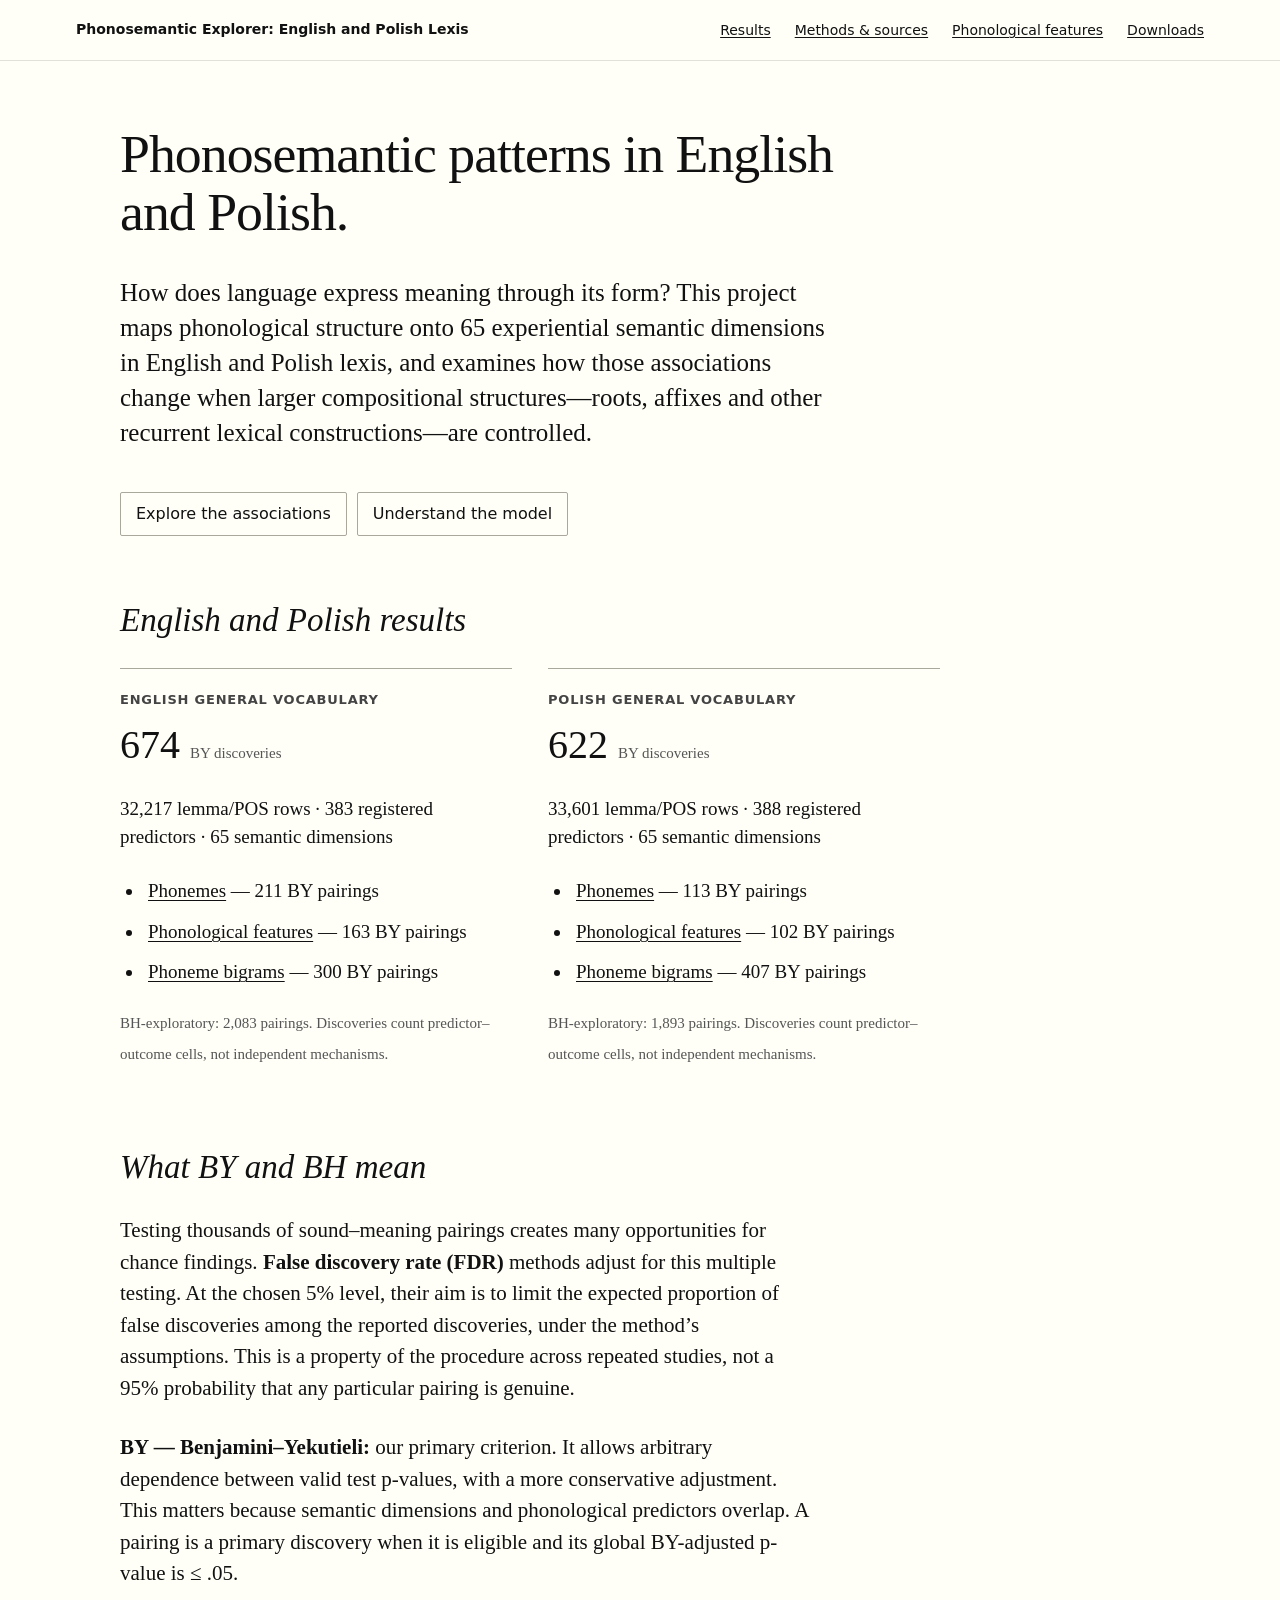
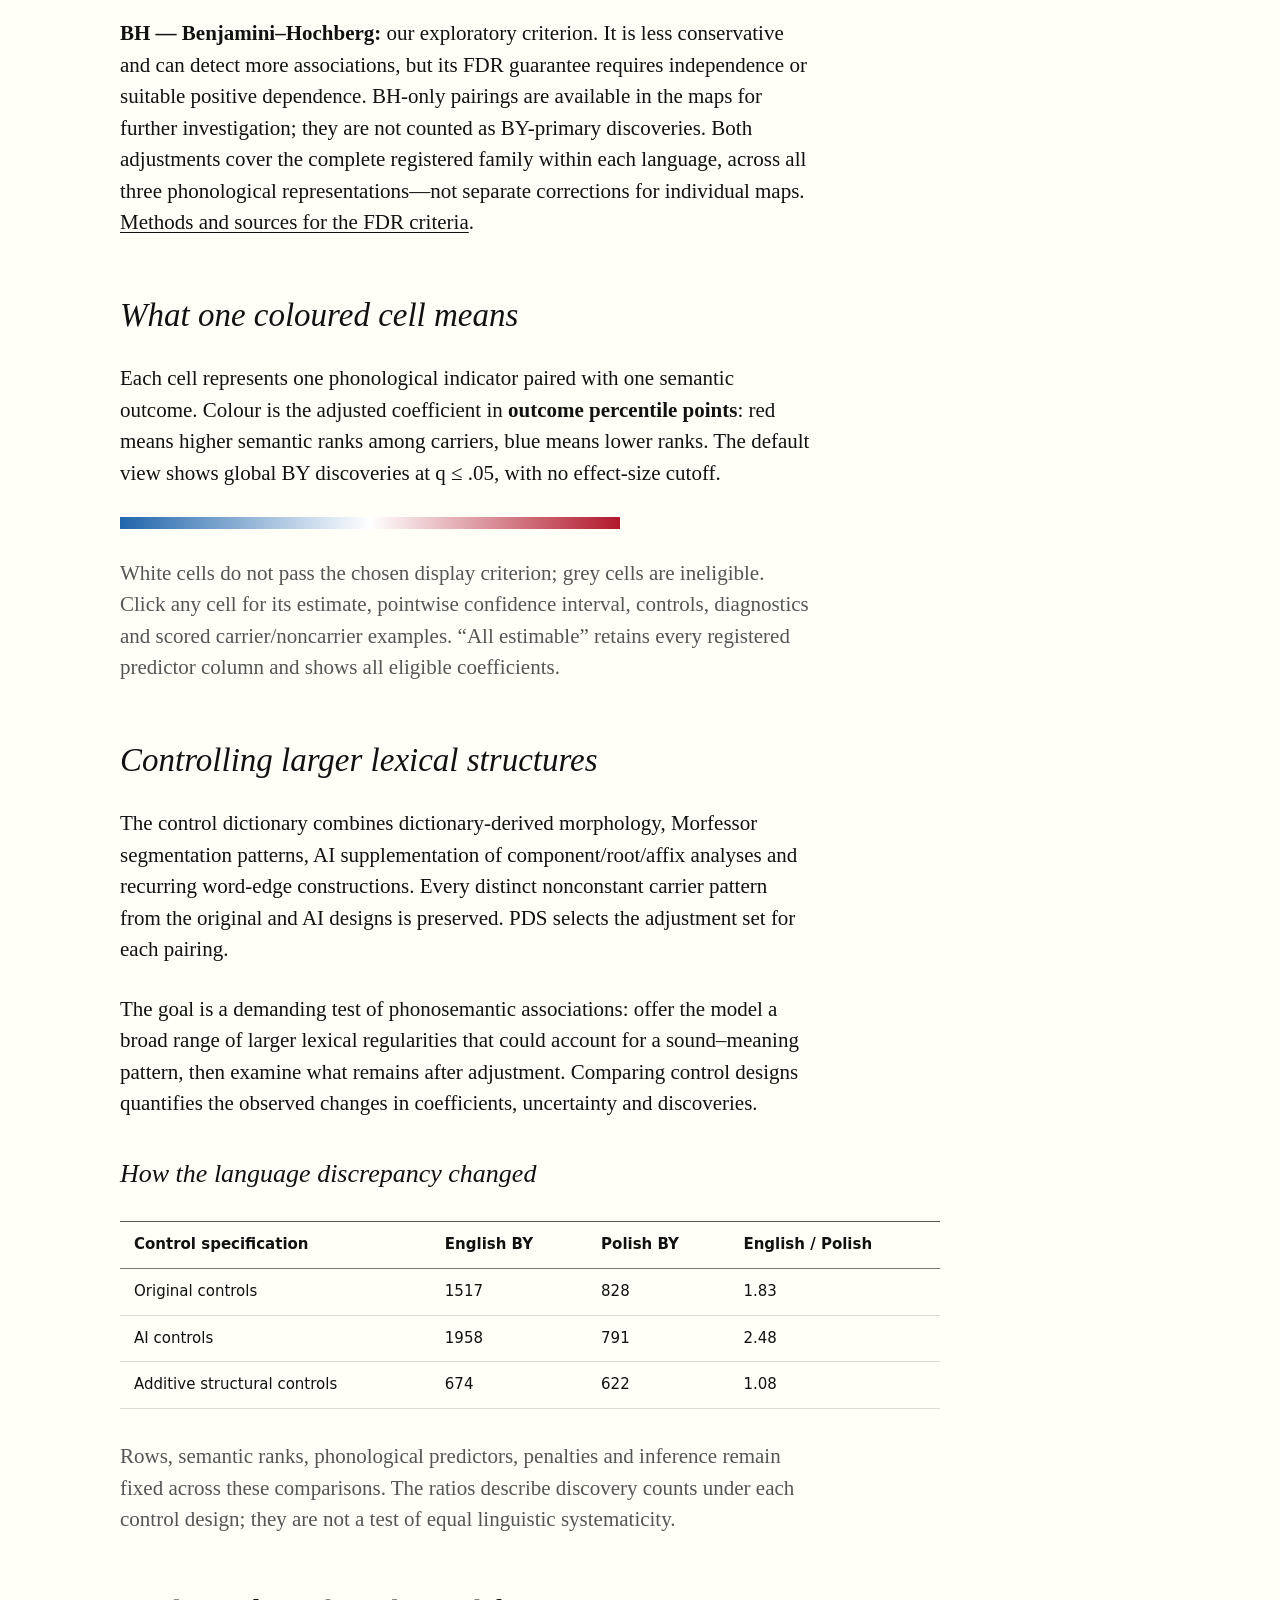
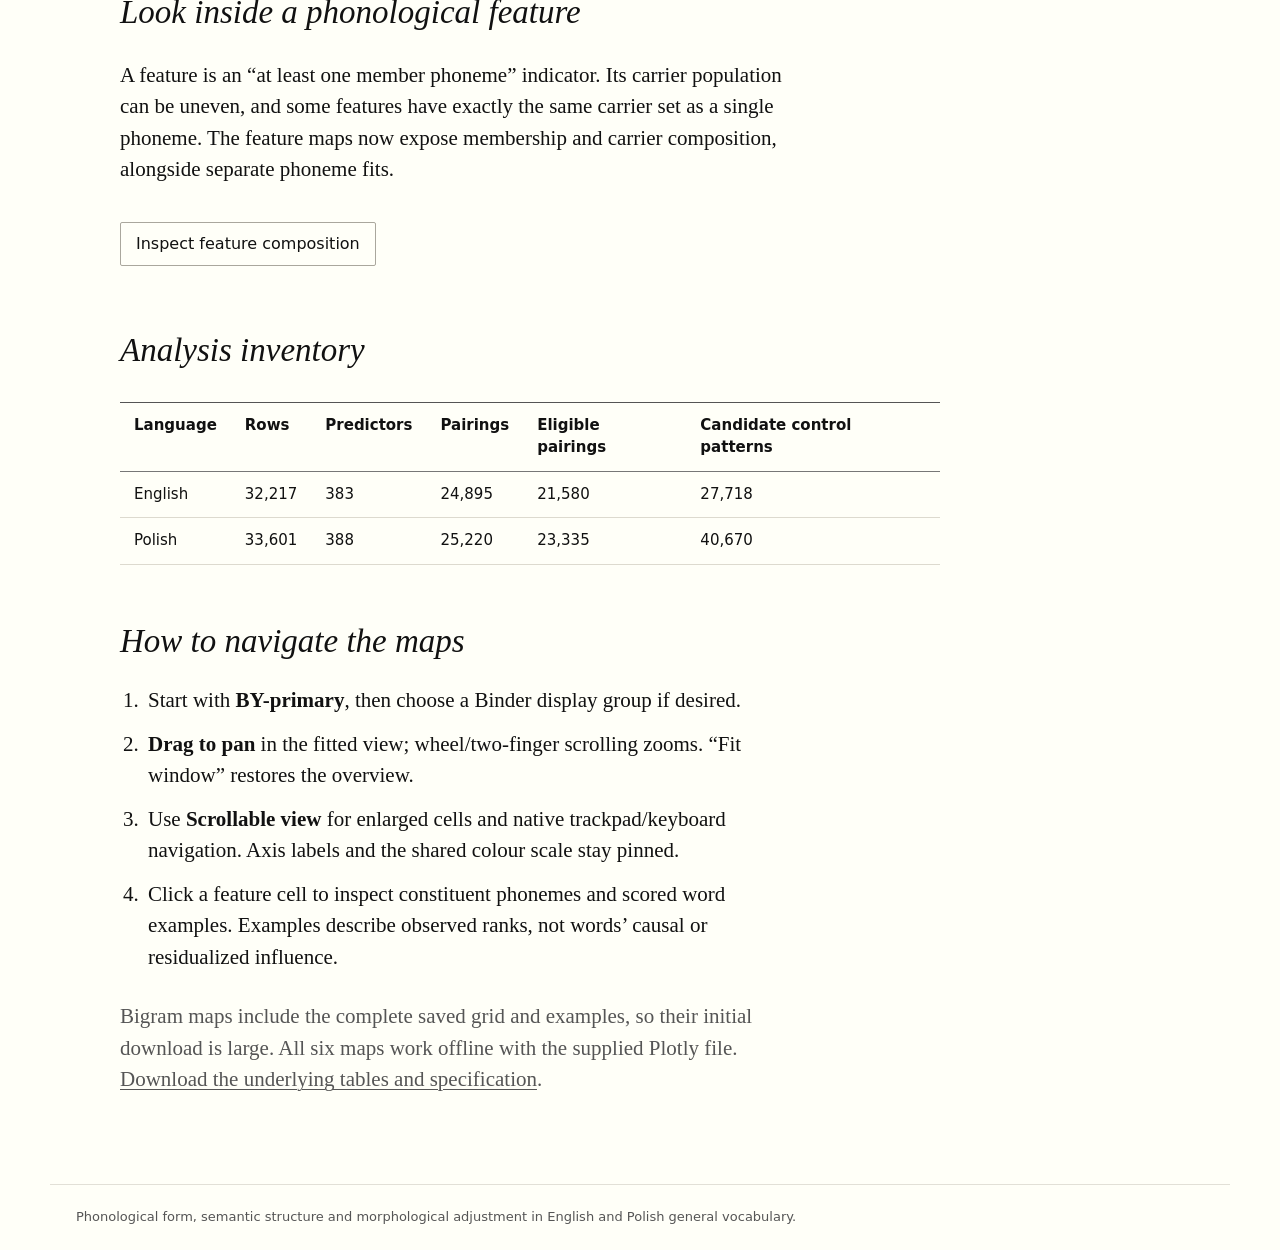
<file: docs/index.html>
<!doctype html><html lang="en"><head><meta charset="utf-8"><meta name="viewport" content="width=device-width,initial-scale=1"><meta name="description" content="Phonosemantic patterns in English and Polish lexis: phonological form, semantic structure and morphological adjustment."><title>Phonosemantic patterns in English and Polish · English and Polish phonosemantics</title><link rel="stylesheet" href="assets/site.css"></head><body class="tufte-page"><header><nav><a class="brand" style="max-width:430px;line-height:1.25" href="index.html">Phonosemantic Explorer: English and Polish Lexis</a><a href="index.html#explore">Results</a><a href="methods.html">Methods &amp; sources</a><a href="features.html">Phonological features</a><a href="downloads.html">Downloads</a></nav></header><main><h1>Phonosemantic patterns in English and Polish.</h1><p class="lede">How does language express meaning through its form? This project maps phonological structure onto 65 experiential semantic dimensions in English and Polish lexis, and examines how those associations change when larger compositional structures—roots, affixes and other recurrent lexical constructions—are controlled.</p><a class="button" href="#explore">Explore the associations</a><a class="button secondary" href="methods.html">Understand the model</a>
<h2 id="explore">English and Polish results</h2><div class="columns"><section class="sheet"><div class="eyebrow">English general vocabulary</div><p class="stat">674 <small>BY discoveries</small></p><p>32,217 lemma/POS rows · 383 registered predictors · 65 semantic dimensions</p><ul><li><a href="maps/ame_general/phonemes.html">Phonemes</a> — 211 BY pairings</li><li><a href="maps/ame_general/phoneme_features.html">Phonological features</a> — 163 BY pairings</li><li><a href="maps/ame_general/phoneme_bigrams.html">Phoneme bigrams</a> — 300 BY pairings</li></ul><small>BH-exploratory: 2,083 pairings. Discoveries count predictor–outcome cells, not independent mechanisms.</small></section><section class="sheet"><div class="eyebrow">Polish general vocabulary</div><p class="stat">622 <small>BY discoveries</small></p><p>33,601 lemma/POS rows · 388 registered predictors · 65 semantic dimensions</p><ul><li><a href="maps/pl_general/phonemes.html">Phonemes</a> — 113 BY pairings</li><li><a href="maps/pl_general/phoneme_features.html">Phonological features</a> — 102 BY pairings</li><li><a href="maps/pl_general/phoneme_bigrams.html">Phoneme bigrams</a> — 407 BY pairings</li></ul><small>BH-exploratory: 1,893 pairings. Discoveries count predictor–outcome cells, not independent mechanisms.</small></section></div><h2 id="discovery-criteria">What BY and BH mean</h2><p>Testing thousands of sound–meaning pairings creates many opportunities for chance findings. <strong>False discovery rate (FDR)</strong> methods adjust for this multiple testing. At the chosen 5% level, their aim is to limit the expected proportion of false discoveries among the reported discoveries, under the method’s assumptions. This is a property of the procedure across repeated studies, not a 95% probability that any particular pairing is genuine.</p><p><strong>BY — Benjamini–Yekutieli:</strong> our primary criterion. It allows arbitrary dependence between valid test p-values, with a more conservative adjustment. This matters because semantic dimensions and phonological predictors overlap. A pairing is a primary discovery when it is eligible and its global BY-adjusted p-value is ≤ .05.</p><p><strong>BH — Benjamini–Hochberg:</strong> our exploratory criterion. It is less conservative and can detect more associations, but its FDR guarantee requires independence or suitable positive dependence. BH-only pairings are available in the maps for further investigation; they are not counted as BY-primary discoveries. Both adjustments cover the complete registered family within each language, across all three phonological representations—not separate corrections for individual maps. <a href="methods.html#inference">Methods and sources for the FDR criteria</a>.</p><h2>What one coloured cell means</h2><p>Each cell represents one phonological indicator paired with one semantic outcome. Colour is the adjusted coefficient in <strong>outcome percentile points</strong>: red means higher semantic ranks among carriers, blue means lower ranks. The default view shows global BY discoveries at q ≤ .05, with no effect-size cutoff.</p><div class="mini-scale" aria-label="Negative blue, zero white, positive red"></div><p class="muted">White cells do not pass the chosen display criterion; grey cells are ineligible. Click any cell for its estimate, pointwise confidence interval, controls, diagnostics and scored carrier/noncarrier examples. “All estimable” retains every registered predictor column and shows all eligible coefficients.</p>
<h2>Controlling larger lexical structures</h2><p>The control dictionary combines dictionary-derived morphology, Morfessor segmentation patterns, AI supplementation of component/root/affix analyses and recurring word-edge constructions. Every distinct nonconstant carrier pattern from the original and AI designs is preserved. PDS selects the adjustment set for each pairing.</p><p>The goal is a demanding test of phonosemantic associations: offer the model a broad range of larger lexical regularities that could account for a sound–meaning pattern, then examine what remains after adjustment. Comparing control designs quantifies the observed changes in coefficients, uncertainty and discoveries.</p><h3>How the language discrepancy changed</h3><div class="table-scroll"><table><thead><tr><th>Control specification</th><th>English BY</th><th>Polish BY</th><th>English / Polish</th></tr></thead><tbody><tr><td>Original controls</td><td>1517</td><td>828</td><td>1.83</td></tr><tr><td>AI controls</td><td>1958</td><td>791</td><td>2.48</td></tr><tr><td>Additive structural controls</td><td>674</td><td>622</td><td>1.08</td></tr></tbody></table></div><p class="muted">Rows, semantic ranks, phonological predictors, penalties and inference remain fixed across these comparisons. The ratios describe discovery counts under each control design; they are not a test of equal linguistic systematicity.</p>
<h2>Look inside a phonological feature</h2><p>A feature is an “at least one member phoneme” indicator. Its carrier population can be uneven, and some features have exactly the same carrier set as a single phoneme. The feature maps now expose membership and carrier composition, alongside separate phoneme fits.</p><a class="button secondary" href="features.html">Inspect feature composition</a>
<h2>Analysis inventory</h2><div class="table-scroll"><table><thead><tr><th>Language</th><th>Rows</th><th>Predictors</th><th>Pairings</th><th>Eligible pairings</th><th>Candidate control patterns</th></tr></thead><tbody><tr><td>English</td><td>32,217</td><td>383</td><td>24,895</td><td>21,580</td><td>27,718</td></tr><tr><td>Polish</td><td>33,601</td><td>388</td><td>25,220</td><td>23,335</td><td>40,670</td></tr></tbody></table></div><h2>How to navigate the maps</h2><ol><li>Start with <strong>BY-primary</strong>, then choose a Binder display group if desired.</li><li><strong>Drag to pan</strong> in the fitted view; wheel/two-finger scrolling zooms. “Fit window” restores the overview.</li><li>Use <strong>Scrollable view</strong> for enlarged cells and native trackpad/keyboard navigation. Axis labels and the shared colour scale stay pinned.</li><li>Click a feature cell to inspect constituent phonemes and scored word examples. Examples describe observed ranks, not words’ causal or residualized influence.</li></ol><p class="muted">Bigram maps include the complete saved grid and examples, so their initial download is large. All six maps work offline with the supplied Plotly file. <a href="downloads.html">Download the underlying tables and specification</a>.</p></main><footer>Phonological form, semantic structure and morphological adjustment in English and Polish general vocabulary.</footer></body></html>
</file>
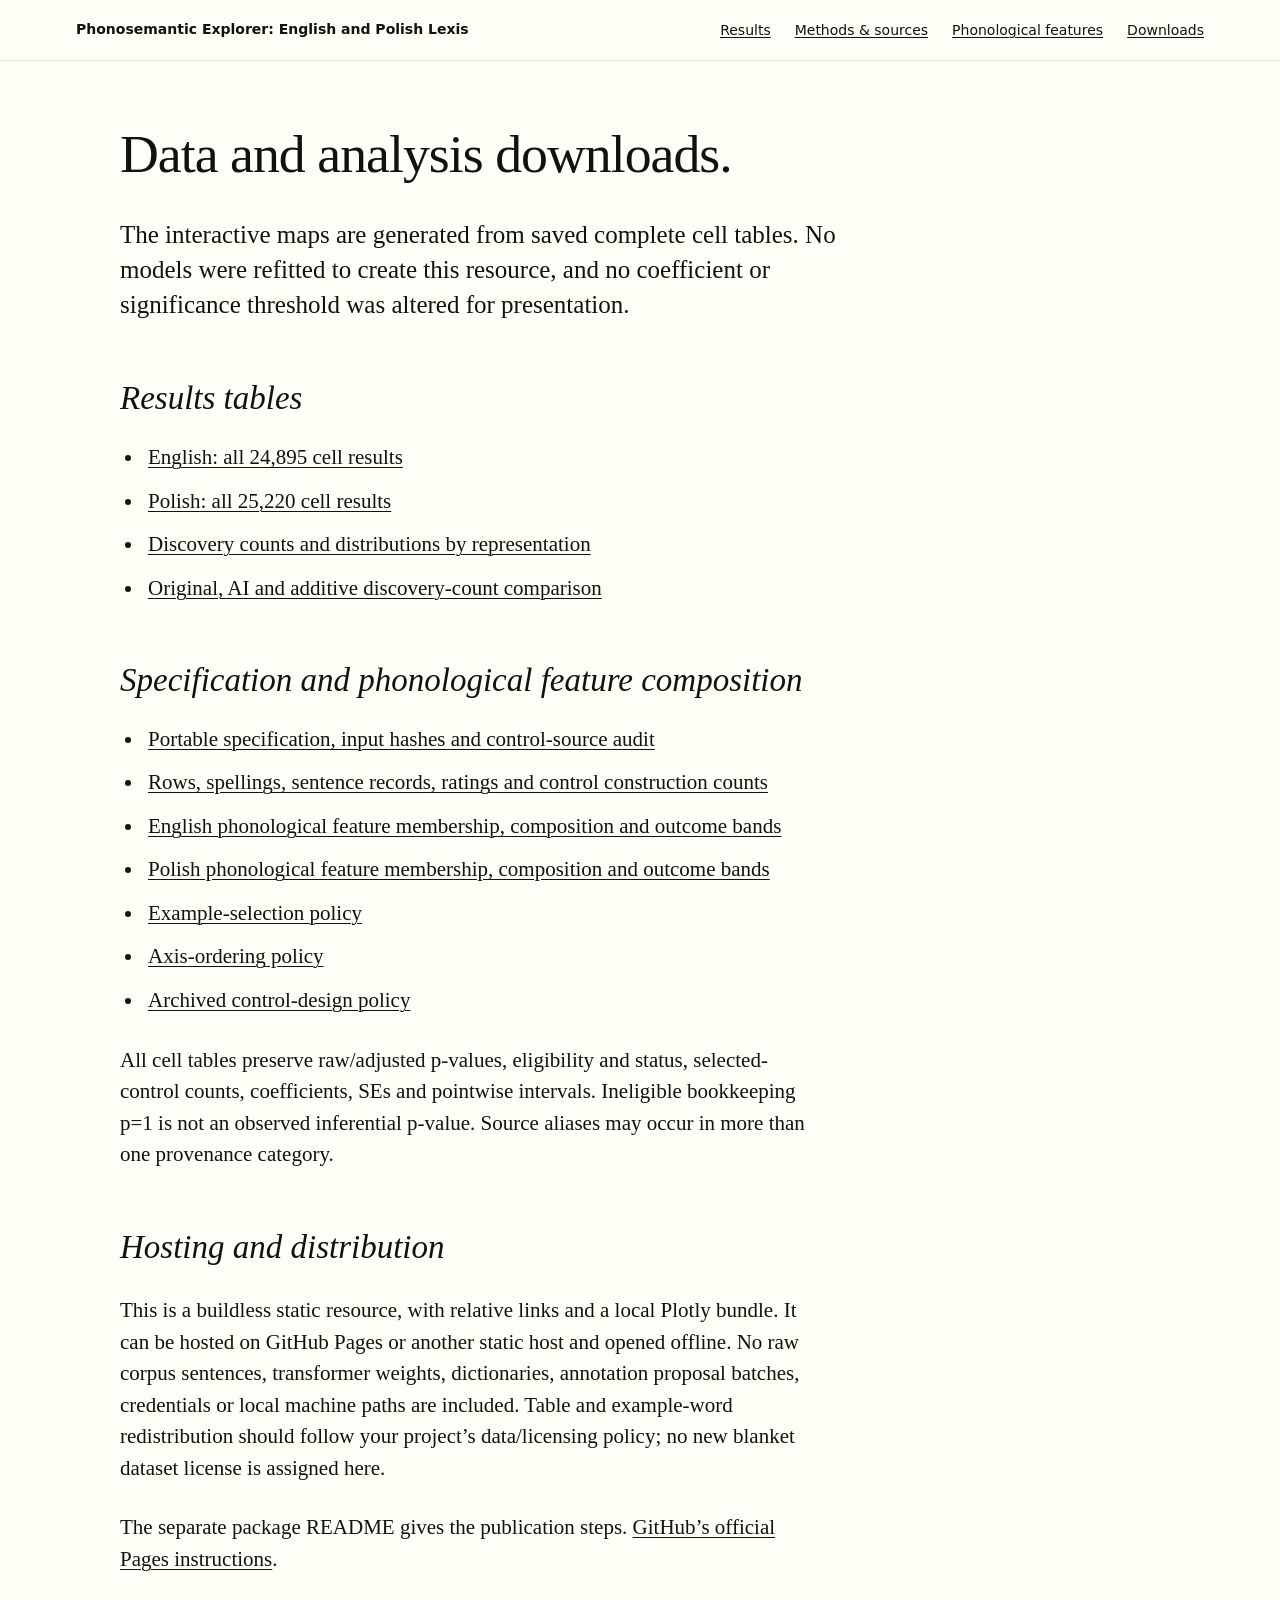
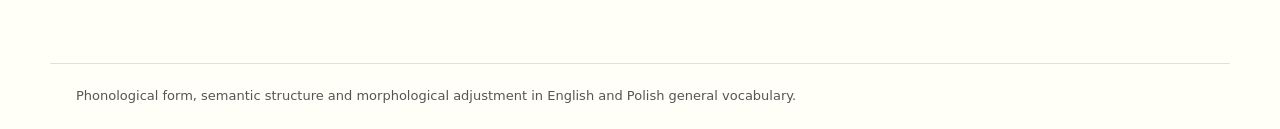
<file: docs/downloads.html>
<!doctype html><html lang="en"><head><meta charset="utf-8"><meta name="viewport" content="width=device-width,initial-scale=1"><meta name="description" content="Phonosemantic patterns in English and Polish lexis: phonological form, semantic structure and morphological adjustment."><title>Downloads and reproducibility · English and Polish phonosemantics</title><link rel="stylesheet" href="assets/site.css"></head><body class="tufte-page"><header><nav><a class="brand" style="max-width:430px;line-height:1.25" href="index.html">Phonosemantic Explorer: English and Polish Lexis</a><a href="index.html#explore">Results</a><a href="methods.html">Methods &amp; sources</a><a href="features.html">Phonological features</a><a href="downloads.html">Downloads</a></nav></header><main><h1>Data and analysis downloads.</h1><p class="lede">The interactive maps are generated from saved complete cell tables. No models were refitted to create this resource, and no coefficient or significance threshold was altered for presentation.</p><h2>Results tables</h2><ul><li><a download href="downloads/ame_general_all_cells.csv">English: all 24,895 cell results</a></li><li><a download href="downloads/pl_general_all_cells.csv">Polish: all 25,220 cell results</a></li><li><a download href="downloads/distribution_by_representation.csv">Discovery counts and distributions by representation</a></li><li><a download href="downloads/control_comparison.json">Original, AI and additive discovery-count comparison</a></li></ul><h2>Specification and phonological feature composition</h2><ul><li><a download href="downloads/public_provenance.json">Portable specification, input hashes and control-source audit</a></li><li><a download href="downloads/data_and_control_inventory.json">Rows, spellings, sentence records, ratings and control construction counts</a></li><li><a download href="downloads/feature_composition_ame_general.json">English phonological feature membership, composition and outcome bands</a></li><li><a download href="downloads/feature_composition_pl_general.json">Polish phonological feature membership, composition and outcome bands</a></li><li><a download href="downloads/EXAMPLE_POLICY.md">Example-selection policy</a></li><li><a download href="downloads/ORDERING_POLICY.md">Axis-ordering policy</a></li><li><a download href="downloads/CONTROL_POLICY.md">Archived control-design policy</a></li></ul><p>All cell tables preserve raw/adjusted p-values, eligibility and status, selected-control counts, coefficients, SEs and pointwise intervals. Ineligible bookkeeping p=1 is not an observed inferential p-value. Source aliases may occur in more than one provenance category.</p><h2>Hosting and distribution</h2><p>This is a buildless static resource, with relative links and a local Plotly bundle. It can be hosted on GitHub Pages or another static host and opened offline. No raw corpus sentences, transformer weights, dictionaries, annotation proposal batches, credentials or local machine paths are included. Table and example-word redistribution should follow your project’s data/licensing policy; no new blanket dataset license is assigned here.</p><p>The separate package README gives the publication steps. <a href="https://docs.github.com/en/pages/getting-started-with-github-pages/creating-a-github-pages-site">GitHub’s official Pages instructions</a>.</p></main><footer>Phonological form, semantic structure and morphological adjustment in English and Polish general vocabulary.</footer></body></html>
</file>
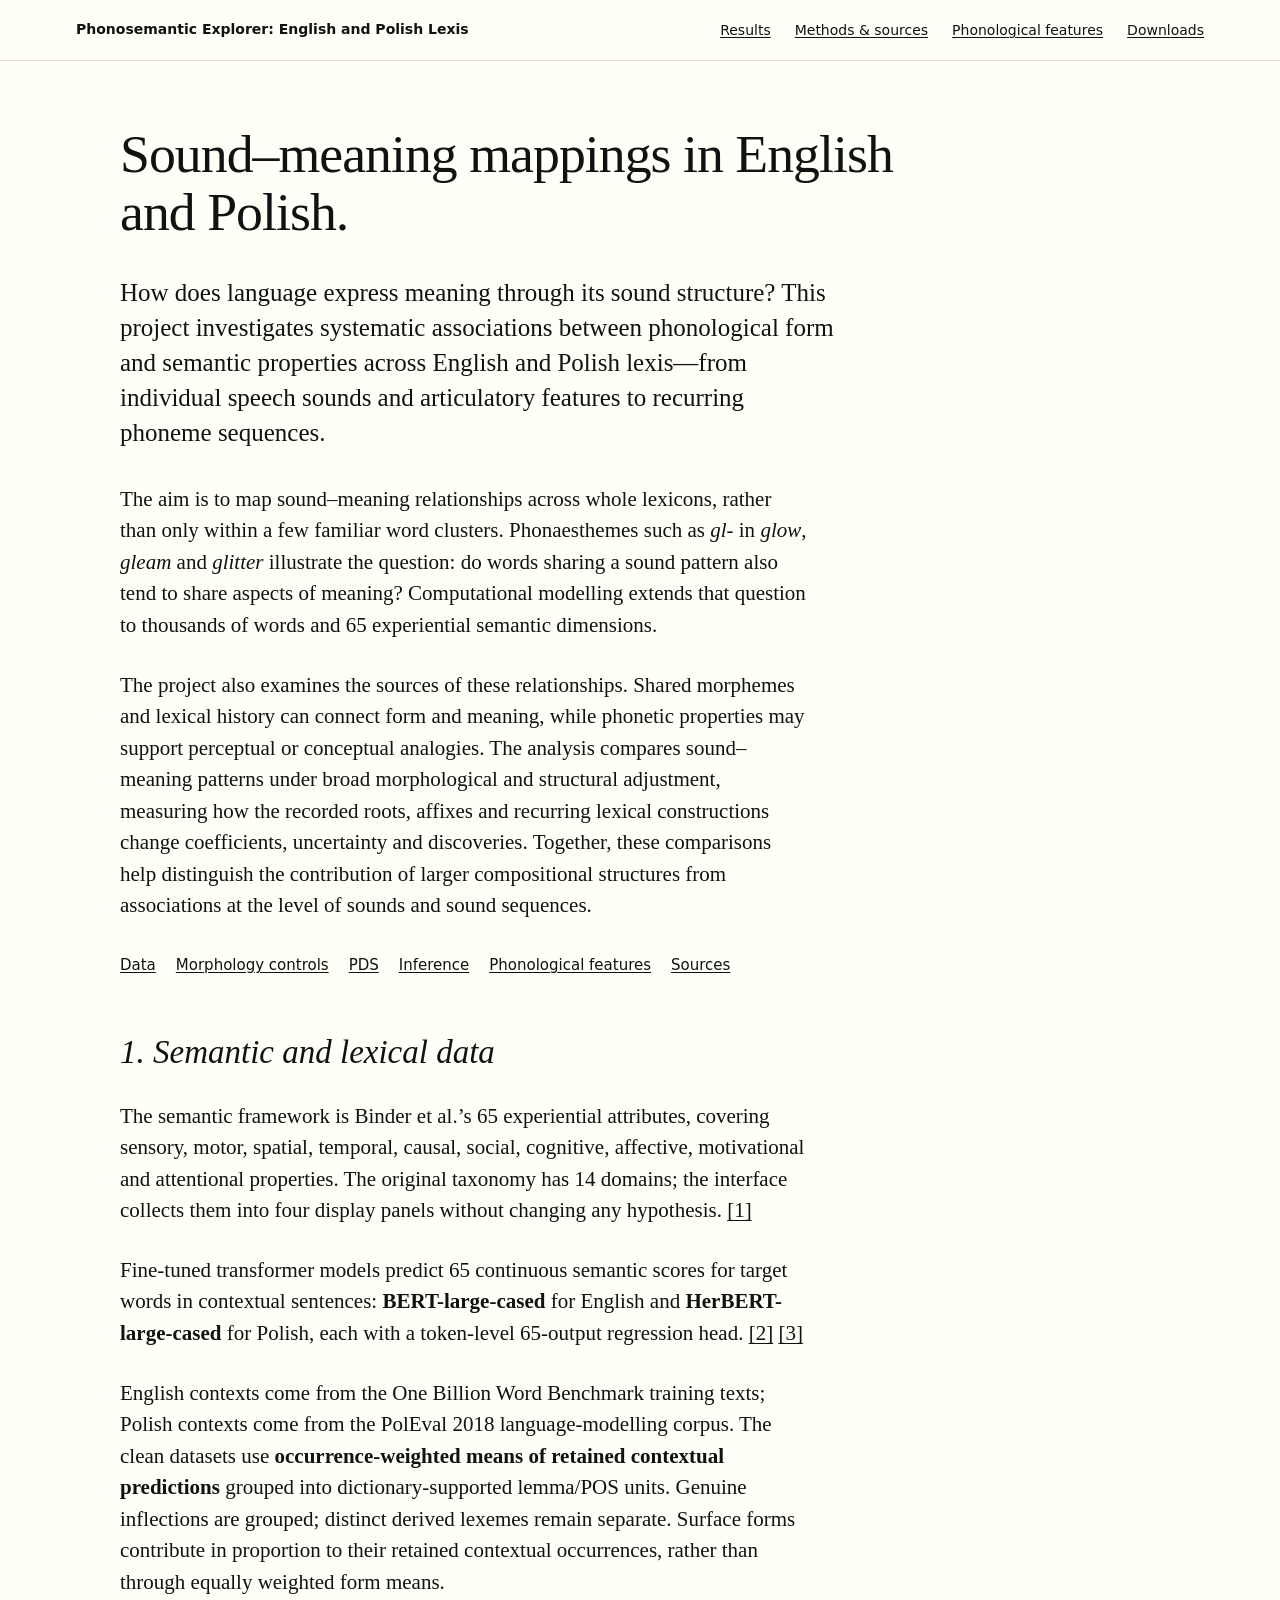
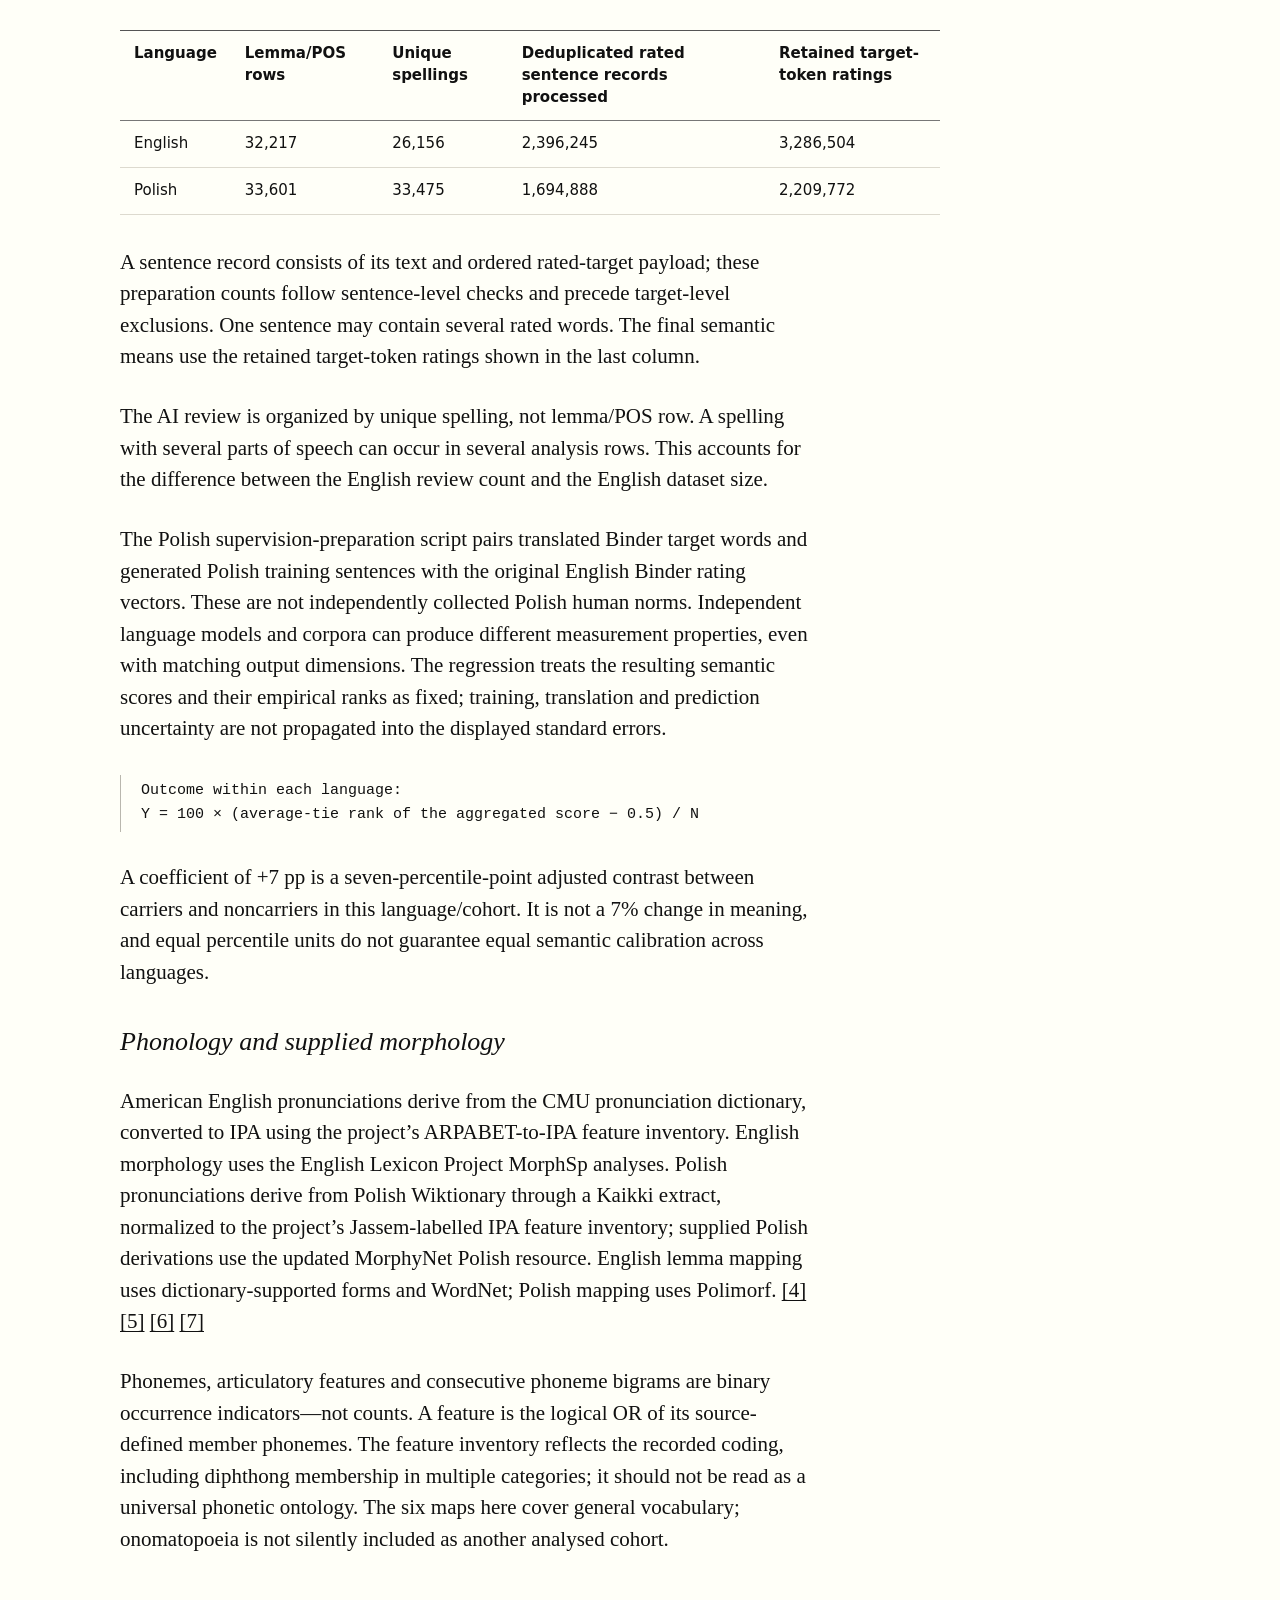
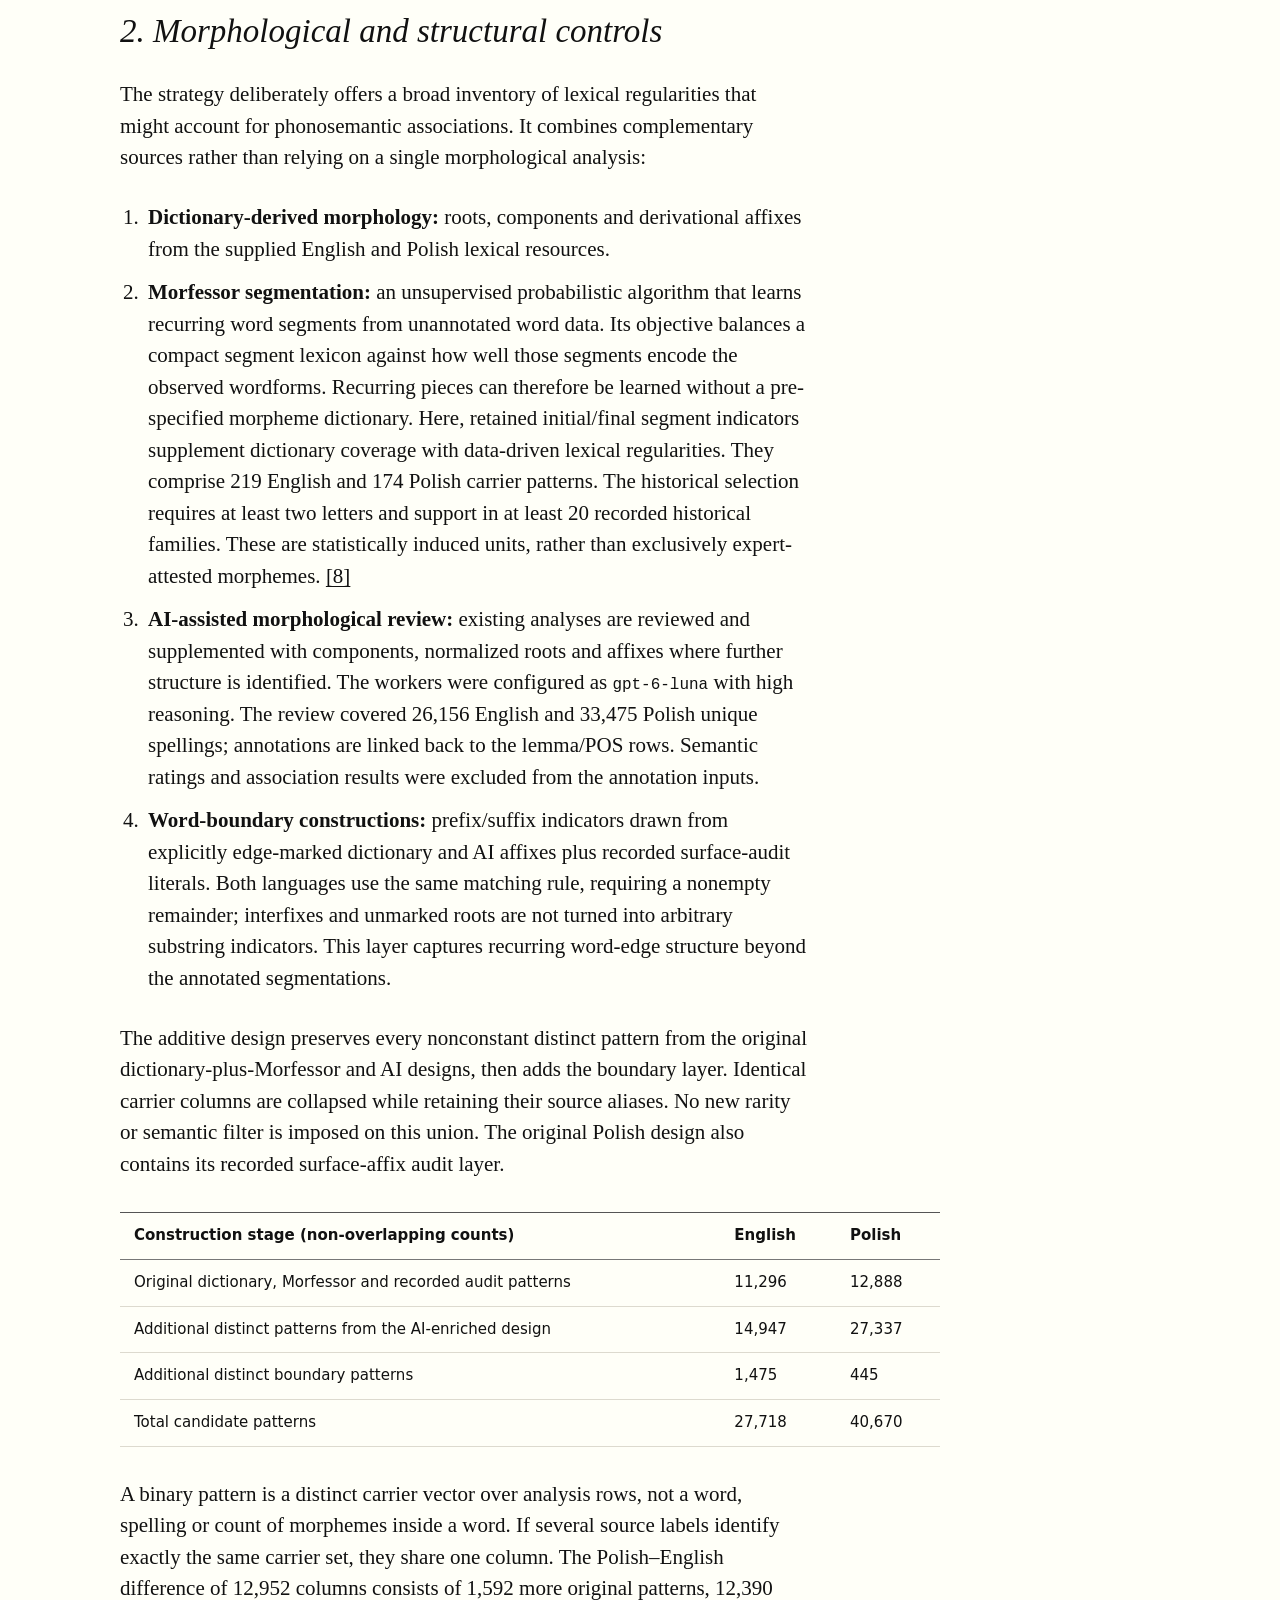
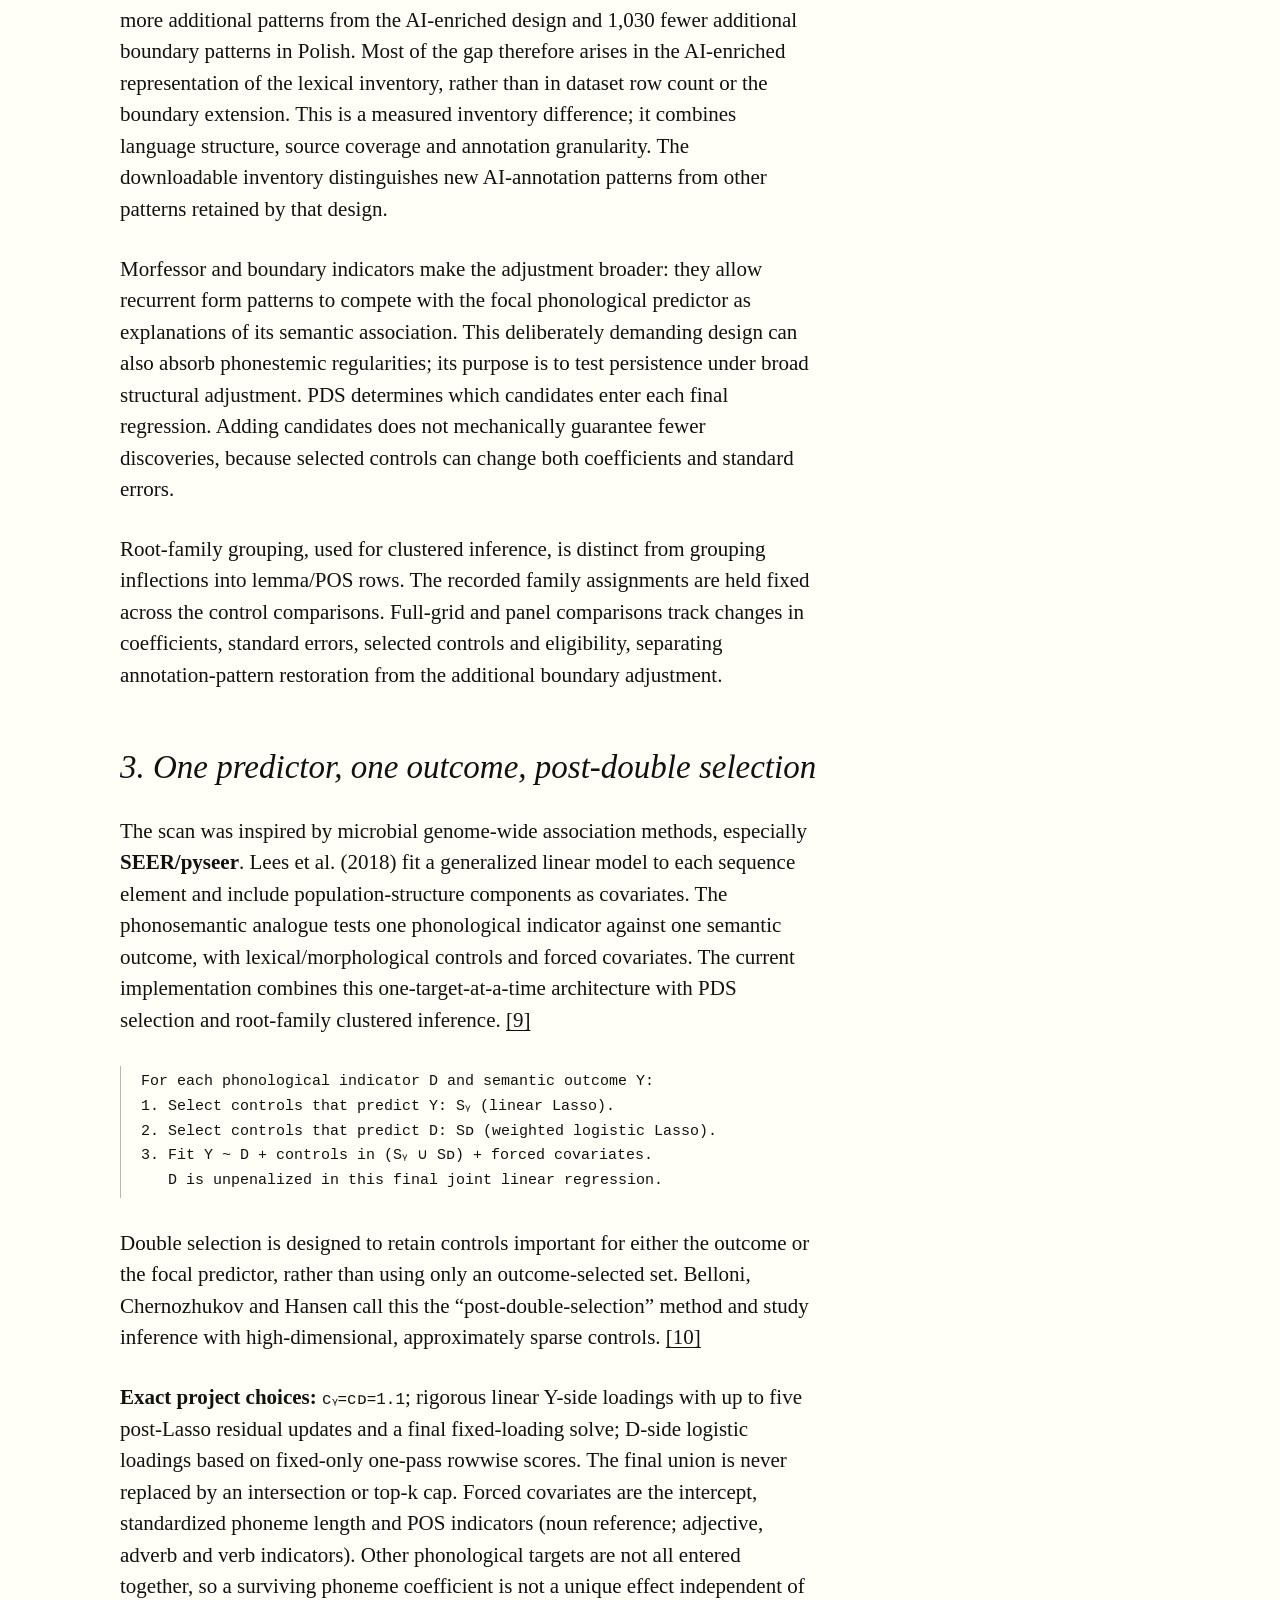
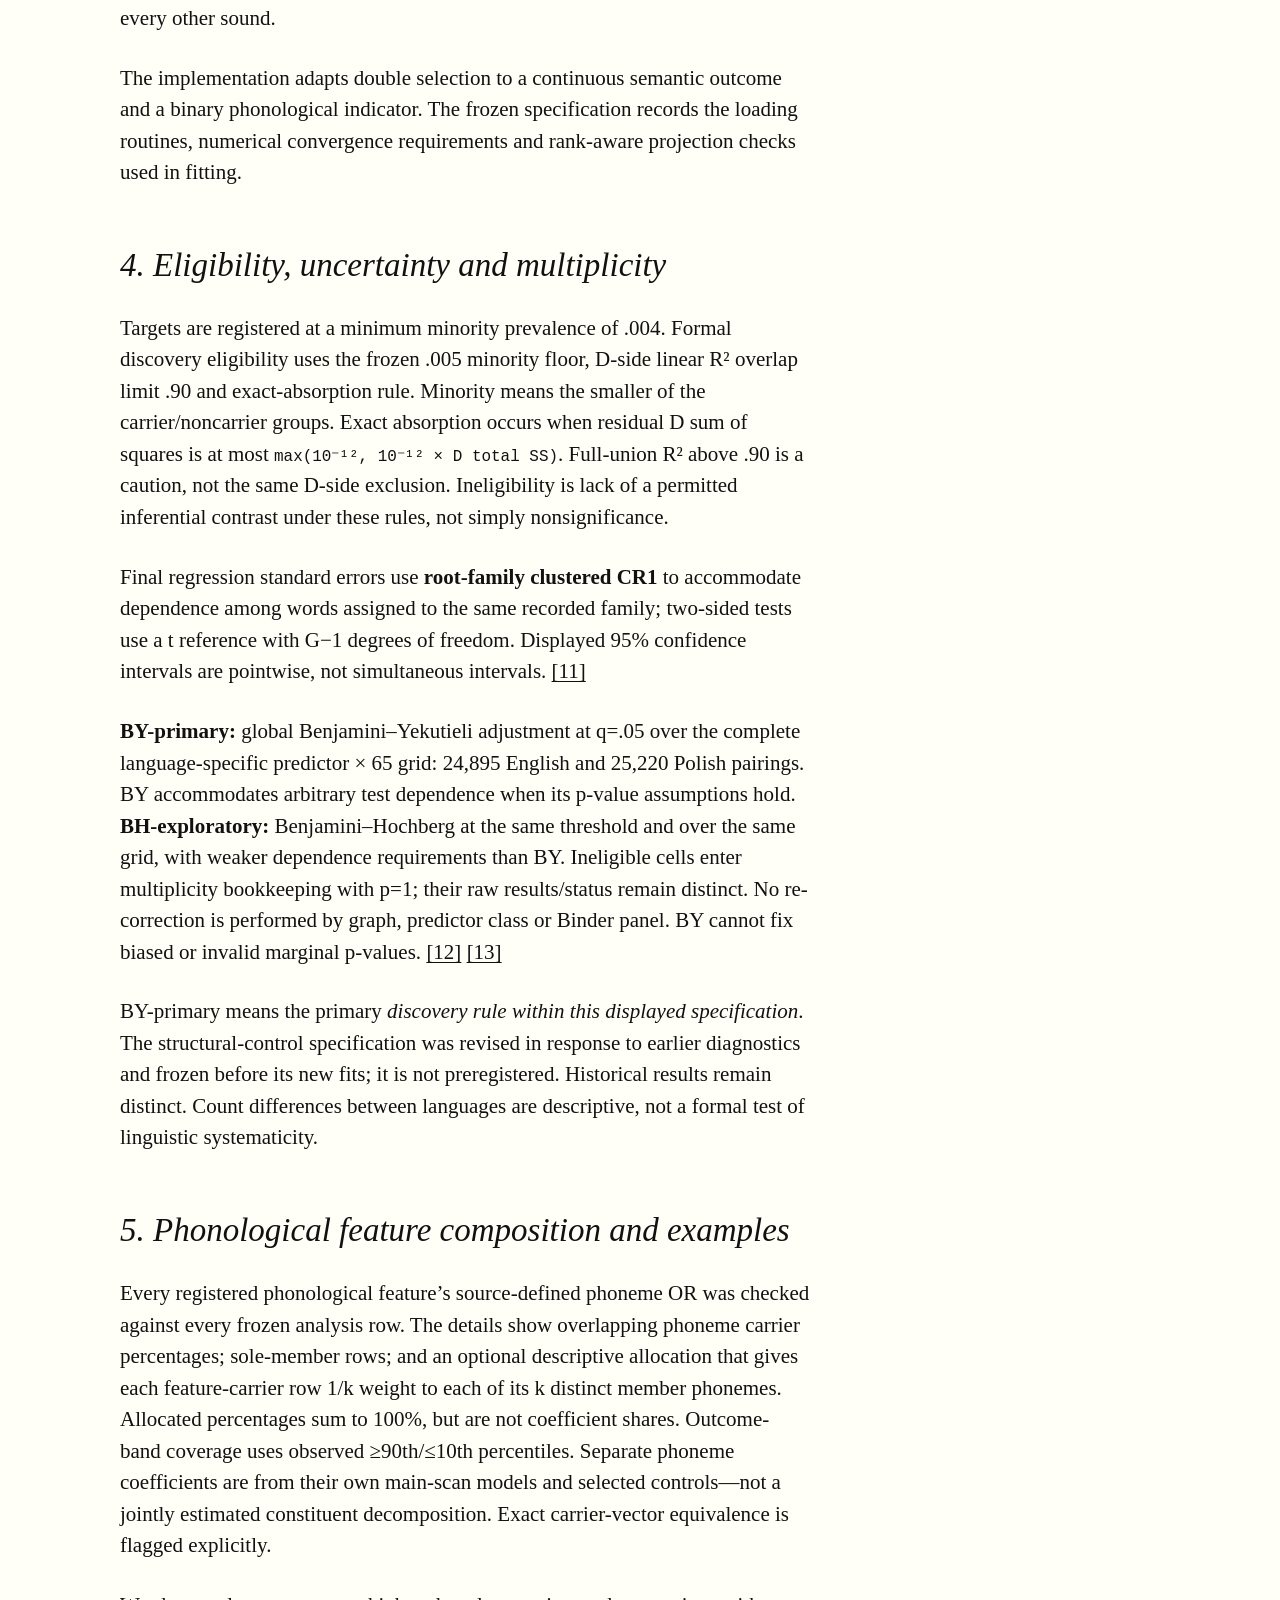
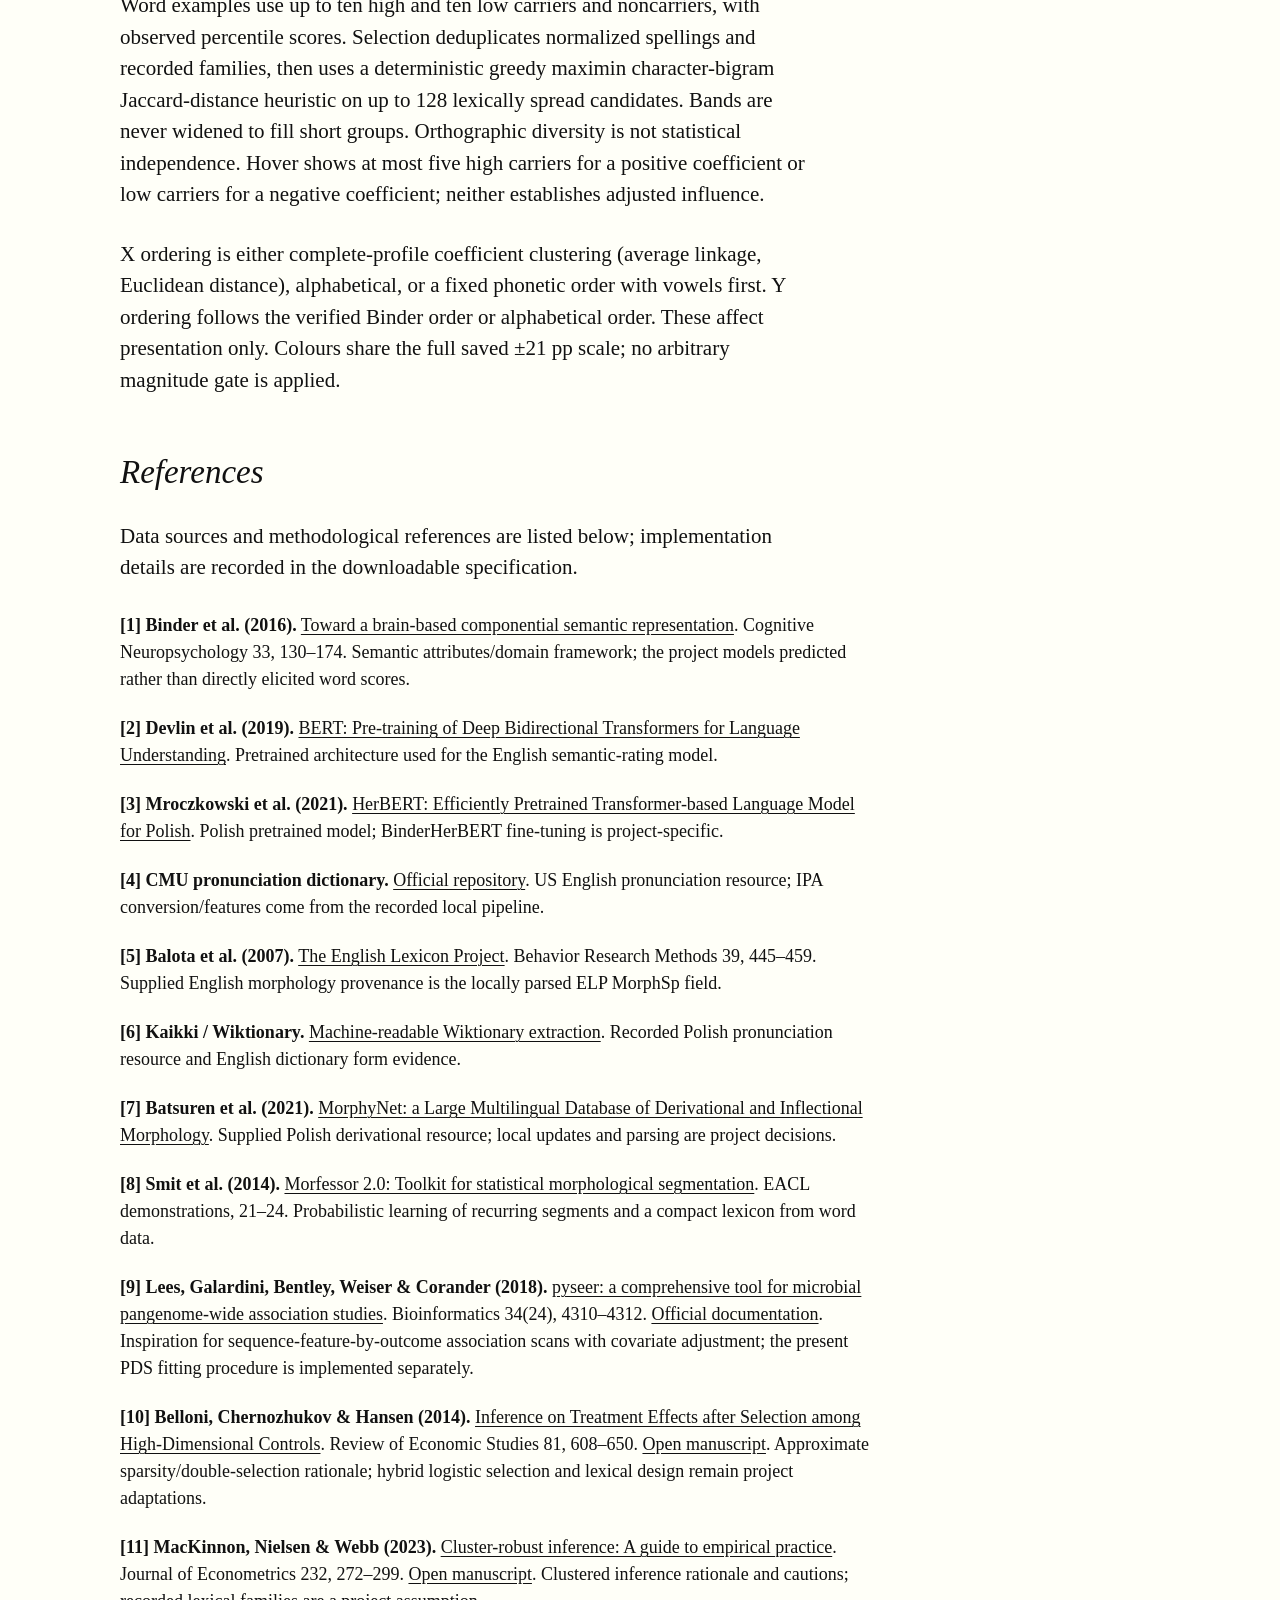
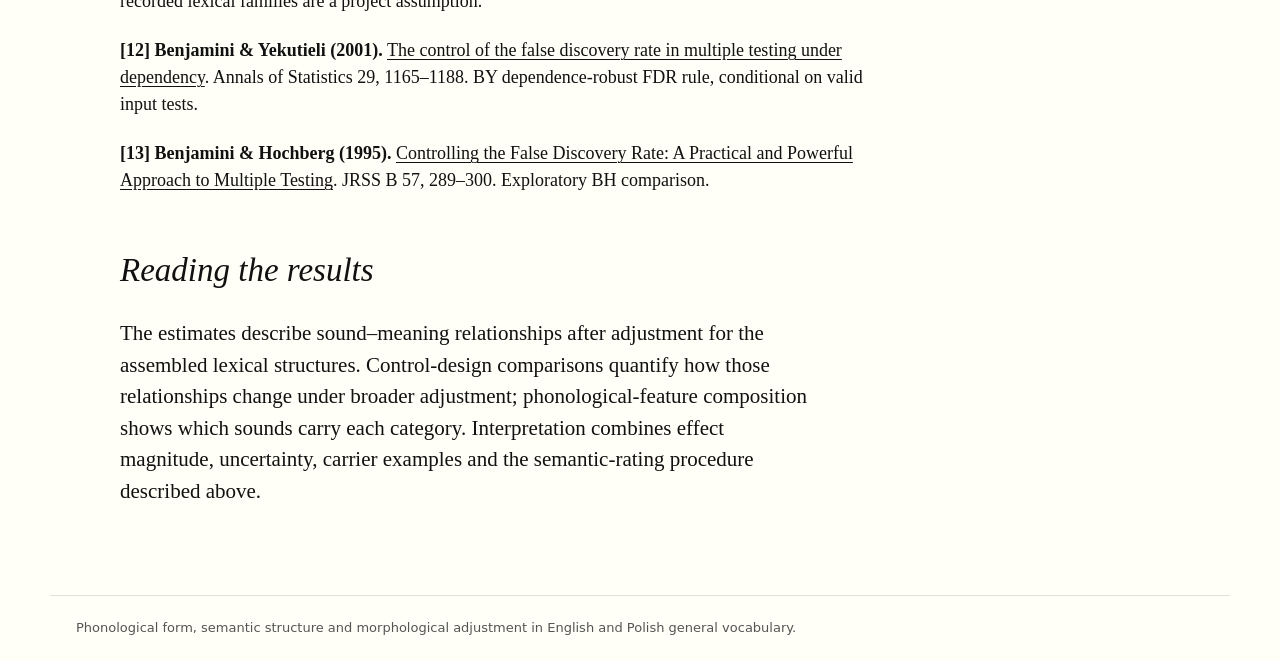
<file: docs/methods.html>
<!doctype html><html lang="en"><head><meta charset="utf-8"><meta name="viewport" content="width=device-width,initial-scale=1"><meta name="description" content="Phonosemantic patterns in English and Polish lexis: phonological form, semantic structure and morphological adjustment."><title>Sound–meaning mappings in English and Polish · English and Polish phonosemantics</title><link rel="stylesheet" href="assets/site.css"></head><body class="tufte-page"><header><nav><a class="brand" style="max-width:430px;line-height:1.25" href="index.html">Phonosemantic Explorer: English and Polish Lexis</a><a href="index.html#explore">Results</a><a href="methods.html">Methods &amp; sources</a><a href="features.html">Phonological features</a><a href="downloads.html">Downloads</a></nav></header><main><h1>Sound–meaning mappings in English and Polish.</h1><p class="lede">How does language express meaning through its sound structure? This project investigates systematic associations between phonological form and semantic properties across English and Polish lexis—from individual speech sounds and articulatory features to recurring phoneme sequences.</p><p>The aim is to map sound–meaning relationships across whole lexicons, rather than only within a few familiar word clusters. Phonaesthemes such as <em>gl-</em> in <em>glow</em>, <em>gleam</em> and <em>glitter</em> illustrate the question: do words sharing a sound pattern also tend to share aspects of meaning? Computational modelling extends that question to thousands of words and 65 experiential semantic dimensions.</p><p>The project also examines the sources of these relationships. Shared morphemes and lexical history can connect form and meaning, while phonetic properties may support perceptual or conceptual analogies. The analysis compares sound–meaning patterns under broad morphological and structural adjustment, measuring how the recorded roots, affixes and recurring lexical constructions change coefficients, uncertainty and discoveries. Together, these comparisons help distinguish the contribution of larger compositional structures from associations at the level of sounds and sound sequences.</p><div class="toc"><a href="#data">Data</a><a href="#controls">Morphology controls</a><a href="#pds">PDS</a><a href="#inference">Inference</a><a href="#features">Phonological features</a><a href="#sources">Sources</a></div>
<h2 id="data">1. Semantic and lexical data</h2><p>The semantic framework is Binder et al.’s 65 experiential attributes, covering sensory, motor, spatial, temporal, causal, social, cognitive, affective, motivational and attentional properties. The original taxonomy has 14 domains; the interface collects them into four display panels without changing any hypothesis. <a href="#ref-binder">[1]</a></p>
<p>Fine-tuned transformer models predict 65 continuous semantic scores for target words in contextual sentences: <strong>BERT-large-cased</strong> for English and <strong>HerBERT-large-cased</strong> for Polish, each with a token-level 65-output regression head. <a href="#ref-bert">[2]</a> <a href="#ref-herbert">[3]</a></p>
<p>English contexts come from the One Billion Word Benchmark training texts; Polish contexts come from the PolEval 2018 language-modelling corpus. The clean datasets use <strong>occurrence-weighted means of retained contextual predictions</strong> grouped into dictionary-supported lemma/POS units. Genuine inflections are grouped; distinct derived lexemes remain separate. Surface forms contribute in proportion to their retained contextual occurrences, rather than through equally weighted form means.</p><div class="table-scroll"><table><thead><tr><th>Language</th><th>Lemma/POS rows</th><th>Unique spellings</th><th>Deduplicated rated sentence records processed</th><th>Retained target-token ratings</th></tr></thead><tbody><tr><td>English</td><td>32,217</td><td>26,156</td><td>2,396,245</td><td>3,286,504</td></tr><tr><td>Polish</td><td>33,601</td><td>33,475</td><td>1,694,888</td><td>2,209,772</td></tr></tbody></table></div><p>A sentence record consists of its text and ordered rated-target payload; these preparation counts follow sentence-level checks and precede target-level exclusions. One sentence may contain several rated words. The final semantic means use the retained target-token ratings shown in the last column.</p><p>The AI review is organized by unique spelling, not lemma/POS row. A spelling with several parts of speech can occur in several analysis rows. This accounts for the difference between the English review count and the English dataset size.</p>
<p>The Polish supervision-preparation script pairs translated Binder target words and generated Polish training sentences with the original English Binder rating vectors. These are not independently collected Polish human norms. Independent language models and corpora can produce different measurement properties, even with matching output dimensions. The regression treats the resulting semantic scores and their empirical ranks as fixed; training, translation and prediction uncertainty are not propagated into the displayed standard errors.</p>
<pre>Outcome within each language:
Y = 100 × (average-tie rank of the aggregated score − 0.5) / N</pre><p>A coefficient of +7 pp is a seven-percentile-point adjusted contrast between carriers and noncarriers in this language/cohort. It is not a 7% change in meaning, and equal percentile units do not guarantee equal semantic calibration across languages.</p>
<h3>Phonology and supplied morphology</h3><p>American English pronunciations derive from the CMU pronunciation dictionary, converted to IPA using the project’s ARPABET-to-IPA feature inventory. English morphology uses the English Lexicon Project MorphSp analyses. Polish pronunciations derive from Polish Wiktionary through a Kaikki extract, normalized to the project’s Jassem-labelled IPA feature inventory; supplied Polish derivations use the updated MorphyNet Polish resource. English lemma mapping uses dictionary-supported forms and WordNet; Polish mapping uses Polimorf. <a href="#ref-cmu">[4]</a> <a href="#ref-elp">[5]</a> <a href="#ref-kaikki">[6]</a> <a href="#ref-morphynet">[7]</a></p>
<p>Phonemes, articulatory features and consecutive phoneme bigrams are binary occurrence indicators—not counts. A feature is the logical OR of its source-defined member phonemes. The feature inventory reflects the recorded coding, including diphthong membership in multiple categories; it should not be read as a universal phonetic ontology. The six maps here cover general vocabulary; onomatopoeia is not silently included as another analysed cohort.</p>
<h2 id="controls">2. Morphological and structural controls</h2><p>The strategy deliberately offers a broad inventory of lexical regularities that might account for phonosemantic associations. It combines complementary sources rather than relying on a single morphological analysis:</p><ol><li><strong>Dictionary-derived morphology:</strong> roots, components and derivational affixes from the supplied English and Polish lexical resources.</li><li><strong>Morfessor segmentation:</strong> an unsupervised probabilistic algorithm that learns recurring word segments from unannotated word data. Its objective balances a compact segment lexicon against how well those segments encode the observed wordforms. Recurring pieces can therefore be learned without a pre-specified morpheme dictionary. Here, retained initial/final segment indicators supplement dictionary coverage with data-driven lexical regularities. They comprise 219 English and 174 Polish carrier patterns. The historical selection requires at least two letters and support in at least 20 recorded historical families. These are statistically induced units, rather than exclusively expert-attested morphemes. <a href="#ref-morfessor">[8]</a></li><li><strong>AI-assisted morphological review:</strong> existing analyses are reviewed and supplemented with components, normalized roots and affixes where further structure is identified. The workers were configured as <code>gpt-6-luna</code> with high reasoning. The review covered 26,156 English and 33,475 Polish unique spellings; annotations are linked back to the lemma/POS rows. Semantic ratings and association results were excluded from the annotation inputs.</li><li><strong>Word-boundary constructions:</strong> prefix/suffix indicators drawn from explicitly edge-marked dictionary and AI affixes plus recorded surface-audit literals. Both languages use the same matching rule, requiring a nonempty remainder; interfixes and unmarked roots are not turned into arbitrary substring indicators. This layer captures recurring word-edge structure beyond the annotated segmentations.</li></ol>
<p>The additive design preserves every nonconstant distinct pattern from the original dictionary-plus-Morfessor and AI designs, then adds the boundary layer. Identical carrier columns are collapsed while retaining their source aliases. No new rarity or semantic filter is imposed on this union. The original Polish design also contains its recorded surface-affix audit layer.</p><div class="table-scroll"><table><thead><tr><th>Construction stage (non-overlapping counts)</th><th>English</th><th>Polish</th></tr></thead><tbody><tr><td>Original dictionary, Morfessor and recorded audit patterns</td><td>11,296</td><td>12,888</td></tr><tr><td>Additional distinct patterns from the AI-enriched design</td><td>14,947</td><td>27,337</td></tr><tr><td>Additional distinct boundary patterns</td><td>1,475</td><td>445</td></tr><tr><td>Total candidate patterns</td><td>27,718</td><td>40,670</td></tr></tbody></table></div><p>A binary pattern is a distinct carrier vector over analysis rows, not a word, spelling or count of morphemes inside a word. If several source labels identify exactly the same carrier set, they share one column. The Polish–English difference of 12,952 columns consists of 1,592 more original patterns, 12,390 more additional patterns from the AI-enriched design and 1,030 fewer additional boundary patterns in Polish. Most of the gap therefore arises in the AI-enriched representation of the lexical inventory, rather than in dataset row count or the boundary extension. This is a measured inventory difference; it combines language structure, source coverage and annotation granularity. The downloadable inventory distinguishes new AI-annotation patterns from other patterns retained by that design.</p>
<p>Morfessor and boundary indicators make the adjustment broader: they allow recurrent form patterns to compete with the focal phonological predictor as explanations of its semantic association. This deliberately demanding design can also absorb phonestemic regularities; its purpose is to test persistence under broad structural adjustment. PDS determines which candidates enter each final regression. Adding candidates does not mechanically guarantee fewer discoveries, because selected controls can change both coefficients and standard errors.</p>
<p>Root-family grouping, used for clustered inference, is distinct from grouping inflections into lemma/POS rows. The recorded family assignments are held fixed across the control comparisons. Full-grid and panel comparisons track changes in coefficients, standard errors, selected controls and eligibility, separating annotation-pattern restoration from the additional boundary adjustment.</p>
<h2 id="pds">3. One predictor, one outcome, post-double selection</h2><p>The scan was inspired by microbial genome-wide association methods, especially <strong>SEER/pyseer</strong>. Lees et al. (2018) fit a generalized linear model to each sequence element and include population-structure components as covariates. The phonosemantic analogue tests one phonological indicator against one semantic outcome, with lexical/morphological controls and forced covariates. The current implementation combines this one-target-at-a-time architecture with PDS selection and root-family clustered inference. <a href="#ref-pyseer">[9]</a></p><pre>For each phonological indicator D and semantic outcome Y:
1. Select controls that predict Y: Sᵧ (linear Lasso).
2. Select controls that predict D: Sᴅ (weighted logistic Lasso).
3. Fit Y ~ D + controls in (Sᵧ ∪ Sᴅ) + forced covariates.
   D is unpenalized in this final joint linear regression.</pre><p>Double selection is designed to retain controls important for either the outcome or the focal predictor, rather than using only an outcome-selected set. Belloni, Chernozhukov and Hansen call this the “post-double-selection” method and study inference with high-dimensional, approximately sparse controls. <a href="#ref-pds">[10]</a></p>
<p><strong>Exact project choices:</strong> <code>cᵧ=cᴅ=1.1</code>; rigorous linear Y-side loadings with up to five post-Lasso residual updates and a final fixed-loading solve; D-side logistic loadings based on fixed-only one-pass rowwise scores. The final union is never replaced by an intersection or top-k cap. Forced covariates are the intercept, standardized phoneme length and POS indicators (noun reference; adjective, adverb and verb indicators). Other phonological targets are not all entered together, so a surviving phoneme coefficient is not a unique effect independent of every other sound.</p>
<p>The implementation adapts double selection to a continuous semantic outcome and a binary phonological indicator. The frozen specification records the loading routines, numerical convergence requirements and rank-aware projection checks used in fitting.</p>
<h2 id="inference">4. Eligibility, uncertainty and multiplicity</h2><p>Targets are registered at a minimum minority prevalence of .004. Formal discovery eligibility uses the frozen .005 minority floor, D-side linear R² overlap limit .90 and exact-absorption rule. Minority means the smaller of the carrier/noncarrier groups. Exact absorption occurs when residual D sum of squares is at most <code>max(10⁻¹², 10⁻¹² × D total SS)</code>. Full-union R² above .90 is a caution, not the same D-side exclusion. Ineligibility is lack of a permitted inferential contrast under these rules, not simply nonsignificance.</p>
<p>Final regression standard errors use <strong>root-family clustered CR1</strong> to accommodate dependence among words assigned to the same recorded family; two-sided tests use a t reference with G−1 degrees of freedom. Displayed 95% confidence intervals are pointwise, not simultaneous intervals. <a href="#ref-cluster">[11]</a></p>
<p><strong>BY-primary:</strong> global Benjamini–Yekutieli adjustment at q=.05 over the complete language-specific predictor × 65 grid: 24,895 English and 25,220 Polish pairings. BY accommodates arbitrary test dependence when its p-value assumptions hold. <strong>BH-exploratory:</strong> Benjamini–Hochberg at the same threshold and over the same grid, with weaker dependence requirements than BY. Ineligible cells enter multiplicity bookkeeping with p=1; their raw results/status remain distinct. No re-correction is performed by graph, predictor class or Binder panel. BY cannot fix biased or invalid marginal p-values. <a href="#ref-by">[12]</a> <a href="#ref-bh">[13]</a></p>
<p>BY-primary means the primary <em>discovery rule within this displayed specification</em>. The structural-control specification was revised in response to earlier diagnostics and frozen before its new fits; it is not preregistered. Historical results remain distinct. Count differences between languages are descriptive, not a formal test of linguistic systematicity.</p>
<h2 id="features">5. Phonological feature composition and examples</h2><p>Every registered phonological feature’s source-defined phoneme OR was checked against every frozen analysis row. The details show overlapping phoneme carrier percentages; sole-member rows; and an optional descriptive allocation that gives each feature-carrier row 1/k weight to each of its k distinct member phonemes. Allocated percentages sum to 100%, but are not coefficient shares. Outcome-band coverage uses observed ≥90th/≤10th percentiles. Separate phoneme coefficients are from their own main-scan models and selected controls—not a jointly estimated constituent decomposition. Exact carrier-vector equivalence is flagged explicitly.</p>
<p>Word examples use up to ten high and ten low carriers and noncarriers, with observed percentile scores. Selection deduplicates normalized spellings and recorded families, then uses a deterministic greedy maximin character-bigram Jaccard-distance heuristic on up to 128 lexically spread candidates. Bands are never widened to fill short groups. Orthographic diversity is not statistical independence. Hover shows at most five high carriers for a positive coefficient or low carriers for a negative coefficient; neither establishes adjusted influence.</p>
<p>X ordering is either complete-profile coefficient clustering (average linkage, Euclidean distance), alphabetical, or a fixed phonetic order with vowels first. Y ordering follows the verified Binder order or alphabetical order. These affect presentation only. Colours share the full saved ±21 pp scale; no arbitrary magnitude gate is applied.</p>
<h2 id="sources">References</h2><p>Data sources and methodological references are listed below; implementation details are recorded in the downloadable specification.</p>
<div class="ref" id="ref-binder"><b>[1] Binder et al. (2016).</b> <a href="https://doi.org/10.1080/02643294.2016.1147426">Toward a brain-based componential semantic representation</a>. Cognitive Neuropsychology 33, 130–174. Semantic attributes/domain framework; the project models predicted rather than directly elicited word scores.</div>
<div class="ref" id="ref-bert"><b>[2] Devlin et al. (2019).</b> <a href="https://aclanthology.org/N19-1423/">BERT: Pre-training of Deep Bidirectional Transformers for Language Understanding</a>. Pretrained architecture used for the English semantic-rating model.</div>
<div class="ref" id="ref-herbert"><b>[3] Mroczkowski et al. (2021).</b> <a href="https://aclanthology.org/2021.bsnlp-1.1/">HerBERT: Efficiently Pretrained Transformer-based Language Model for Polish</a>. Polish pretrained model; BinderHerBERT fine-tuning is project-specific.</div>
<div class="ref" id="ref-cmu"><b>[4] CMU pronunciation dictionary.</b> <a href="https://github.com/cmusphinx/cmudict">Official repository</a>. US English pronunciation resource; IPA conversion/features come from the recorded local pipeline.</div>
<div class="ref" id="ref-elp"><b>[5] Balota et al. (2007).</b> <a href="https://doi.org/10.3758/BF03193014">The English Lexicon Project</a>. Behavior Research Methods 39, 445–459. Supplied English morphology provenance is the locally parsed ELP MorphSp field.</div>
<div class="ref" id="ref-kaikki"><b>[6] Kaikki / Wiktionary.</b> <a href="https://kaikki.org/">Machine-readable Wiktionary extraction</a>. Recorded Polish pronunciation resource and English dictionary form evidence.</div>
<div class="ref" id="ref-morphynet"><b>[7] Batsuren et al. (2021).</b> <a href="https://aclanthology.org/2021.sigmorphon-1.5/">MorphyNet: a Large Multilingual Database of Derivational and Inflectional Morphology</a>. Supplied Polish derivational resource; local updates and parsing are project decisions.</div>
<div class="ref" id="ref-morfessor"><b>[8] Smit et al. (2014).</b> <a href="https://aclanthology.org/E14-2006/">Morfessor 2.0: Toolkit for statistical morphological segmentation</a>. EACL demonstrations, 21–24. Probabilistic learning of recurring segments and a compact lexicon from word data.</div>
<div class="ref" id="ref-pyseer"><span id="ref-plink"></span><b>[9] Lees, Galardini, Bentley, Weiser &amp; Corander (2018).</b> <a href="https://doi.org/10.1093/bioinformatics/bty539">pyseer: a comprehensive tool for microbial pangenome-wide association studies</a>. Bioinformatics 34(24), 4310–4312. <a href="https://pyseer.readthedocs.io/en/master/">Official documentation</a>. Inspiration for sequence-feature-by-outcome association scans with covariate adjustment; the present PDS fitting procedure is implemented separately.</div>
<div class="ref" id="ref-pds"><b>[10] Belloni, Chernozhukov &amp; Hansen (2014).</b> <a href="https://doi.org/10.1093/restud/rdt044">Inference on Treatment Effects after Selection among High-Dimensional Controls</a>. Review of Economic Studies 81, 608–650. <a href="https://arxiv.org/abs/1201.0224">Open manuscript</a>. Approximate sparsity/double-selection rationale; hybrid logistic selection and lexical design remain project adaptations.</div>
<div class="ref" id="ref-cluster"><b>[11] MacKinnon, Nielsen &amp; Webb (2023).</b> <a href="https://doi.org/10.1016/j.jeconom.2022.04.001">Cluster-robust inference: A guide to empirical practice</a>. Journal of Econometrics 232, 272–299. <a href="https://arxiv.org/abs/2205.03285">Open manuscript</a>. Clustered inference rationale and cautions; recorded lexical families are a project assumption.</div>
<div class="ref" id="ref-by"><b>[12] Benjamini &amp; Yekutieli (2001).</b> <a href="https://doi.org/10.1214/aos/1013699998">The control of the false discovery rate in multiple testing under dependency</a>. Annals of Statistics 29, 1165–1188. BY dependence-robust FDR rule, conditional on valid input tests.</div>
<div class="ref" id="ref-bh"><b>[13] Benjamini &amp; Hochberg (1995).</b> <a href="https://doi.org/10.1111/j.2517-6161.1995.tb02031.x">Controlling the False Discovery Rate: A Practical and Powerful Approach to Multiple Testing</a>. JRSS B 57, 289–300. Exploratory BH comparison.</div>
<h2>Reading the results</h2><p>The estimates describe sound–meaning relationships after adjustment for the assembled lexical structures. Control-design comparisons quantify how those relationships change under broader adjustment; phonological-feature composition shows which sounds carry each category. Interpretation combines effect magnitude, uncertainty, carrier examples and the semantic-rating procedure described above.</p></main><footer>Phonological form, semantic structure and morphological adjustment in English and Polish general vocabulary.</footer></body></html>
</file>
<file: docs/assets/site.css>
:root{--ink:#172d43;--muted:#586b7c;--line:#d6e0e8;--paper:#f7f9fb;--accent:#176b78;--blue:#2166ac;--red:#b2182b}
*{box-sizing:border-box}body{margin:0;background:var(--paper);color:var(--ink);font:16px/1.65 system-ui,-apple-system,Segoe UI,sans-serif}a{color:var(--accent);text-underline-offset:3px}a:hover{color:var(--blue)}header{background:#fff;border-bottom:1px solid var(--line)}nav{max-width:1180px;margin:auto;padding:18px 26px;display:flex;align-items:center;gap:24px;flex-wrap:wrap}nav .brand{font-weight:750;color:var(--ink);margin-right:auto;text-decoration:none}main{max-width:1120px;margin:42px auto 72px;padding:0 26px}h1,h2,h3{line-height:1.18;color:var(--ink)}h1{font:normal clamp(36px,5vw,62px)/1.08 Georgia,serif;max-width:900px;margin:16px 0 22px}h2{font-size:27px;margin:42px 0 18px}h3{font-size:20px}p{max-width:880px}.eyebrow{font-size:12px;letter-spacing:.13em;text-transform:uppercase;color:var(--accent);font-weight:750}.lede{font-size:21px;line-height:1.5;color:var(--muted);max-width:850px}.button{display:inline-block;background:var(--ink);color:white;padding:11px 19px;text-decoration:none;border-radius:5px;margin:8px 10px 8px 0}.button.secondary{background:white;color:var(--ink);border:1px solid var(--line)}.columns{display:grid;grid-template-columns:repeat(2,minmax(0,1fr));gap:26px}.sheet{background:white;border:1px solid var(--line);padding:24px;border-radius:8px}.stat{font:40px Georgia,serif;margin:8px 0}.muted,small{color:var(--muted)}table{border-collapse:collapse;width:100%;background:#fff;font-size:14px}th,td{border-bottom:1px solid var(--line);padding:11px 13px;text-align:left;vertical-align:top}th{background:#eef3f7;font-weight:700}.table-scroll{overflow:auto}ul,ol{padding-left:24px}li{margin:8px 0}code,pre{font-family:Consolas,monospace}pre{white-space:pre-wrap;background:#eef3f7;padding:16px;border-left:3px solid var(--accent);font-size:14px}blockquote{border-left:3px solid var(--accent);padding:5px 18px;margin:16px 0;color:var(--muted)}.method-step{border-top:1px solid var(--line);padding:16px 0}.method-step b{color:var(--accent)}footer{border-top:1px solid var(--line);padding:22px 26px;max-width:1180px;margin:auto;font-size:13px;color:var(--muted)}select{font:inherit;padding:6px 10px;border:1px solid var(--line);border-radius:4px;background:white;color:var(--ink)}.bar-row{display:grid;grid-template-columns:75px 1fr 140px;gap:12px;align-items:center;margin:12px 0}.bar{height:16px;background:#e6edf3;border-radius:3px;overflow:hidden}.bar span{display:block;height:100%;background:var(--accent)}.note{padding:14px 18px;background:#eef3f7;border-left:3px solid var(--accent)}.mini-scale{height:12px;background:linear-gradient(to right,#2166ac,white,#b2182b);max-width:500px}.toc{display:flex;flex-wrap:wrap;gap:14px;margin:24px 0}.ref{margin:16px 0}.ref b{font-weight:650}@media(max-width:700px){.columns{grid-template-columns:1fr}main{margin-top:26px}nav{gap:12px}.bar-row{grid-template-columns:55px 1fr 100px;font-size:13px}}

/* Typography adapted from the principles of Tufte CSS:
   https://edwardtufte.github.io/tufte-css/ . Shared by the main site pages.
   Use local Palatino/Georgia rather than a network-dependent web font. */
body.tufte-page{background:#fffff8;color:#111;font-family:Palatino,"Palatino Linotype","Book Antiqua",Georgia,serif;font-size:21px;line-height:1.5}
.tufte-page header{background:transparent;border-bottom:1px solid #e2e0d7}
.tufte-page nav{font:14px/1.45 system-ui,-apple-system,Segoe UI,sans-serif;max-width:1180px;padding-top:20px;padding-bottom:20px}
.tufte-page nav .brand{color:#111}
.tufte-page main{max-width:1120px;margin:64px auto 88px;padding:0 40px}
.tufte-page main>p,.tufte-page main>ol,.tufte-page main>ul{max-width:690px}
.tufte-page p{margin:1.35em 0;line-height:1.5;color:#111}
.tufte-page h1{font-family:inherit;font-size:clamp(38px,4.2vw,54px);font-weight:400;line-height:1.08;max-width:800px;margin:0 0 30px;letter-spacing:-.018em;color:#111}
.tufte-page h2{font-family:inherit;font-size:33px;font-style:italic;font-weight:400;line-height:1.15;color:#111;margin:58px 0 24px;max-width:760px}
.tufte-page h3{font-family:inherit;font-size:26px;font-style:italic;font-weight:400;line-height:1.2;color:#111;margin:38px 0 20px;max-width:690px}
.tufte-page .lede{font-size:25px;line-height:1.4;color:#111;max-width:720px;font-weight:400}
.tufte-page a,.tufte-page a:visited,.tufte-page a:hover{color:inherit;text-decoration-thickness:.05em;text-underline-offset:.15em}
.tufte-page a:focus-visible{outline:2px solid #555;outline-offset:4px}
.tufte-page strong,.tufte-page b{font-weight:700}
.tufte-page .toc{max-width:780px;gap:12px 20px;font:15px/1.5 system-ui,-apple-system,Segoe UI,sans-serif;margin:32px 0 42px}
.tufte-page li{margin:12px 0;padding-left:4px}
.tufte-page pre{max-width:760px;background:transparent;border:0;border-left:1px solid #b9b7ae;padding:4px 0 4px 20px;font:15px/1.65 Consolas,monospace;margin:30px 0;overflow-wrap:anywhere}
.tufte-page code{font-size:.76em}
.tufte-page .table-scroll{max-width:100%;margin:32px 0}
.tufte-page table{background:transparent;font:15px/1.45 system-ui,-apple-system,Segoe UI,sans-serif;font-variant-numeric:tabular-nums}
.tufte-page th{background:transparent;border-top:1px solid #555;border-bottom:1px solid #777;font-weight:600}
.tufte-page td{border-bottom:1px solid #dddacf}
.tufte-page th,.tufte-page td{padding:12px 14px}
.tufte-page .ref{font-size:18px;line-height:1.5;max-width:760px;margin:22px 0;overflow-wrap:anywhere}
.tufte-page footer{font:13px/1.6 system-ui,-apple-system,Segoe UI,sans-serif;color:#555;border-color:#e2e0d7}
@media(max-width:760px){body.tufte-page{font-size:19px}.tufte-page main{margin:36px auto 56px;padding:0 24px}.tufte-page h1{font-size:38px}.tufte-page h2{font-size:29px;margin-top:44px}.tufte-page h3{font-size:24px}.tufte-page .lede{font-size:22px}.tufte-page nav{padding-left:24px;padding-right:24px}.tufte-page th,.tufte-page td{padding:9px 10px}}

/* Shared Tufte-inspired presentation; numerical maps have their own styles. */
.tufte-page .table-scroll{width:100%;max-width:820px}
.tufte-page .columns{max-width:820px;gap:36px;margin:28px 0 40px}
.tufte-page .sheet{max-width:820px;background:transparent;border:0;border-top:1px solid #aaa79d;border-radius:0;padding:22px 0}
.tufte-page .columns .sheet{min-width:0}
.tufte-page .sheet p,.tufte-page .sheet ul{font-size:19px;line-height:1.5}
.tufte-page .sheet .stat{font-size:40px;line-height:1.2;margin:12px 0}
.tufte-page small{font-size:15px;line-height:1.5;color:#555}
.tufte-page .eyebrow{font:600 13px/1.4 system-ui,sans-serif;color:#444;letter-spacing:.06em}
.tufte-page .button,.tufte-page .button.secondary{font:16px/1.5 system-ui,sans-serif;color:#111;background:transparent;border:1px solid #aaa79d;border-radius:2px;text-decoration:none;padding:9px 15px}
.tufte-page .button:hover{background:#f0eee4}
.tufte-page .note{max-width:690px;background:transparent;border-left:1px solid #aaa79d;padding:8px 18px}
.tufte-page select{max-width:100%;font:17px/1.4 system-ui,sans-serif;background:transparent;border-color:#aaa79d;border-radius:2px}
.tufte-page .bar-row{font-size:17px}
.tufte-page .bar{background:#e7e5db}.tufte-page .bar span{background:#555}
.tufte-page .muted{color:#555}
@media(max-width:760px){.tufte-page .columns{grid-template-columns:1fr;gap:16px}.tufte-page .table-scroll{max-width:100%}.tufte-page .bar-row{grid-template-columns:55px 1fr 115px;font-size:15px}}
</file>
